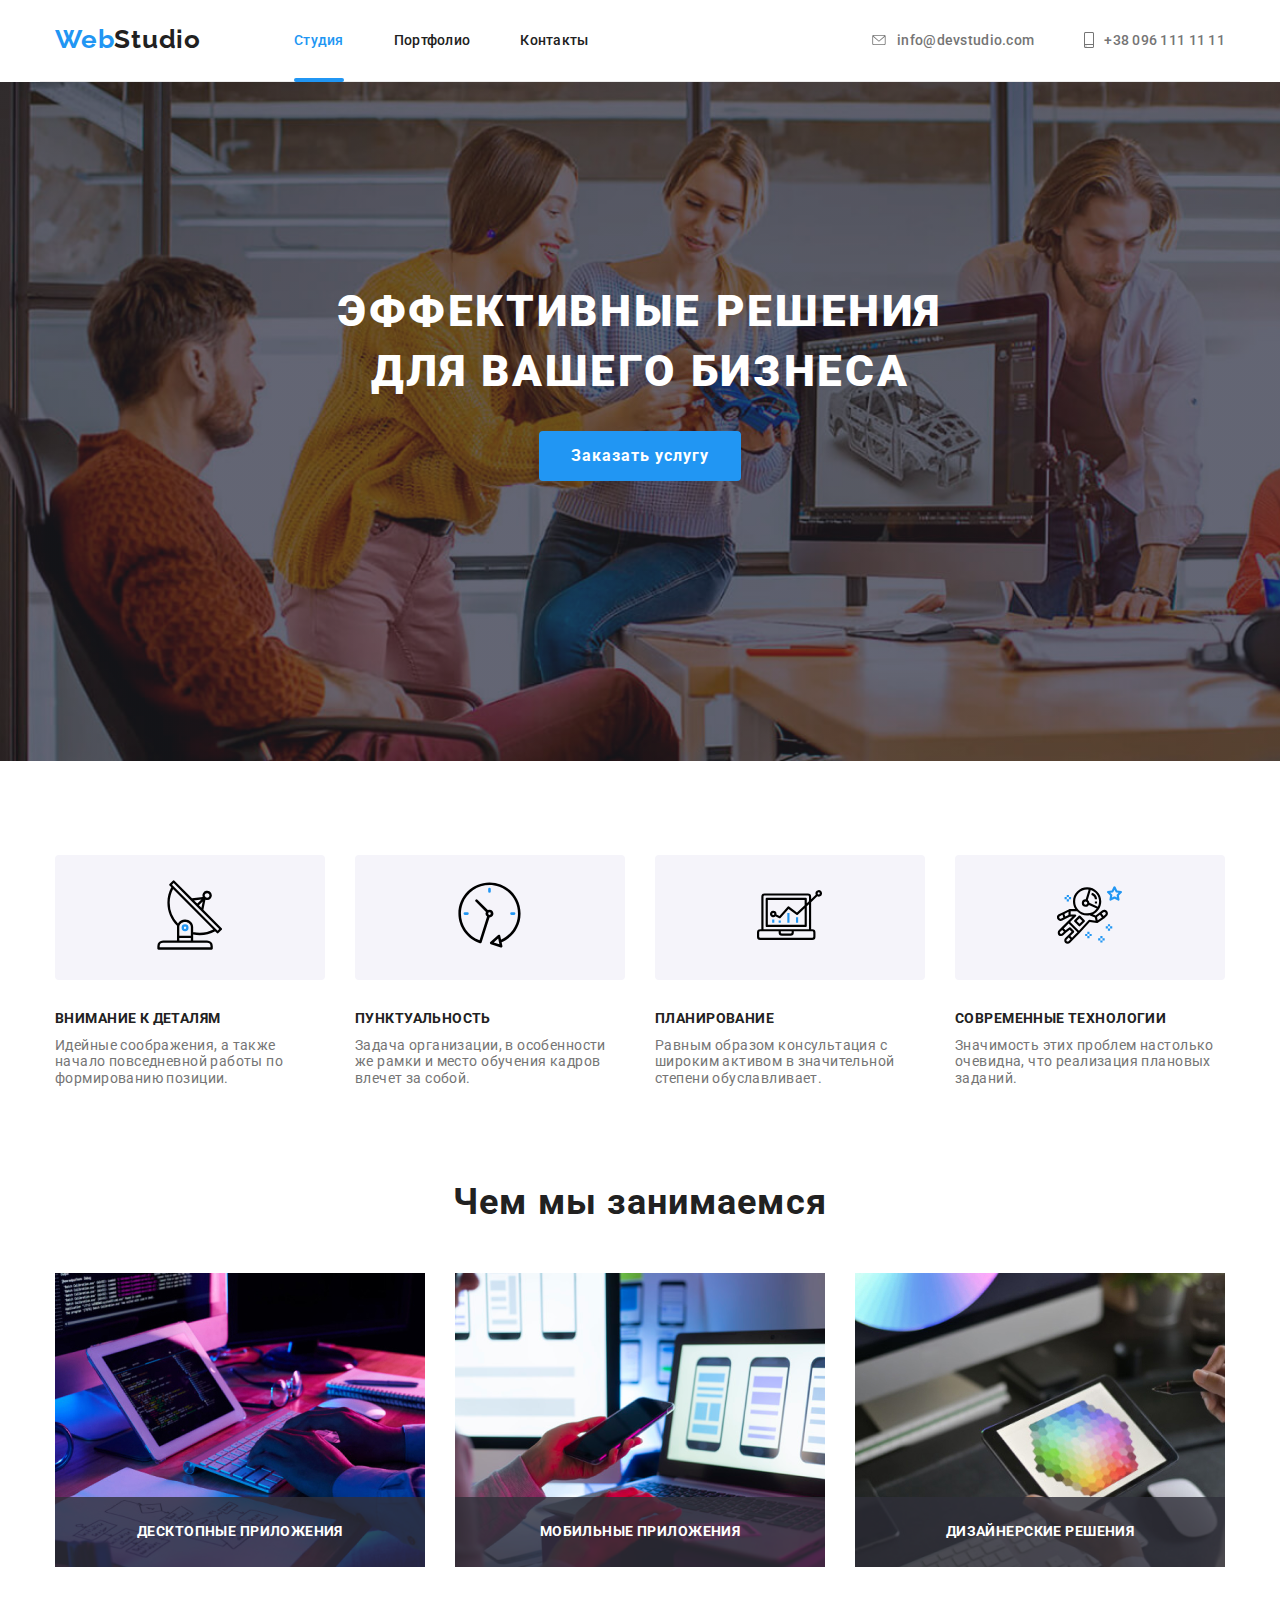
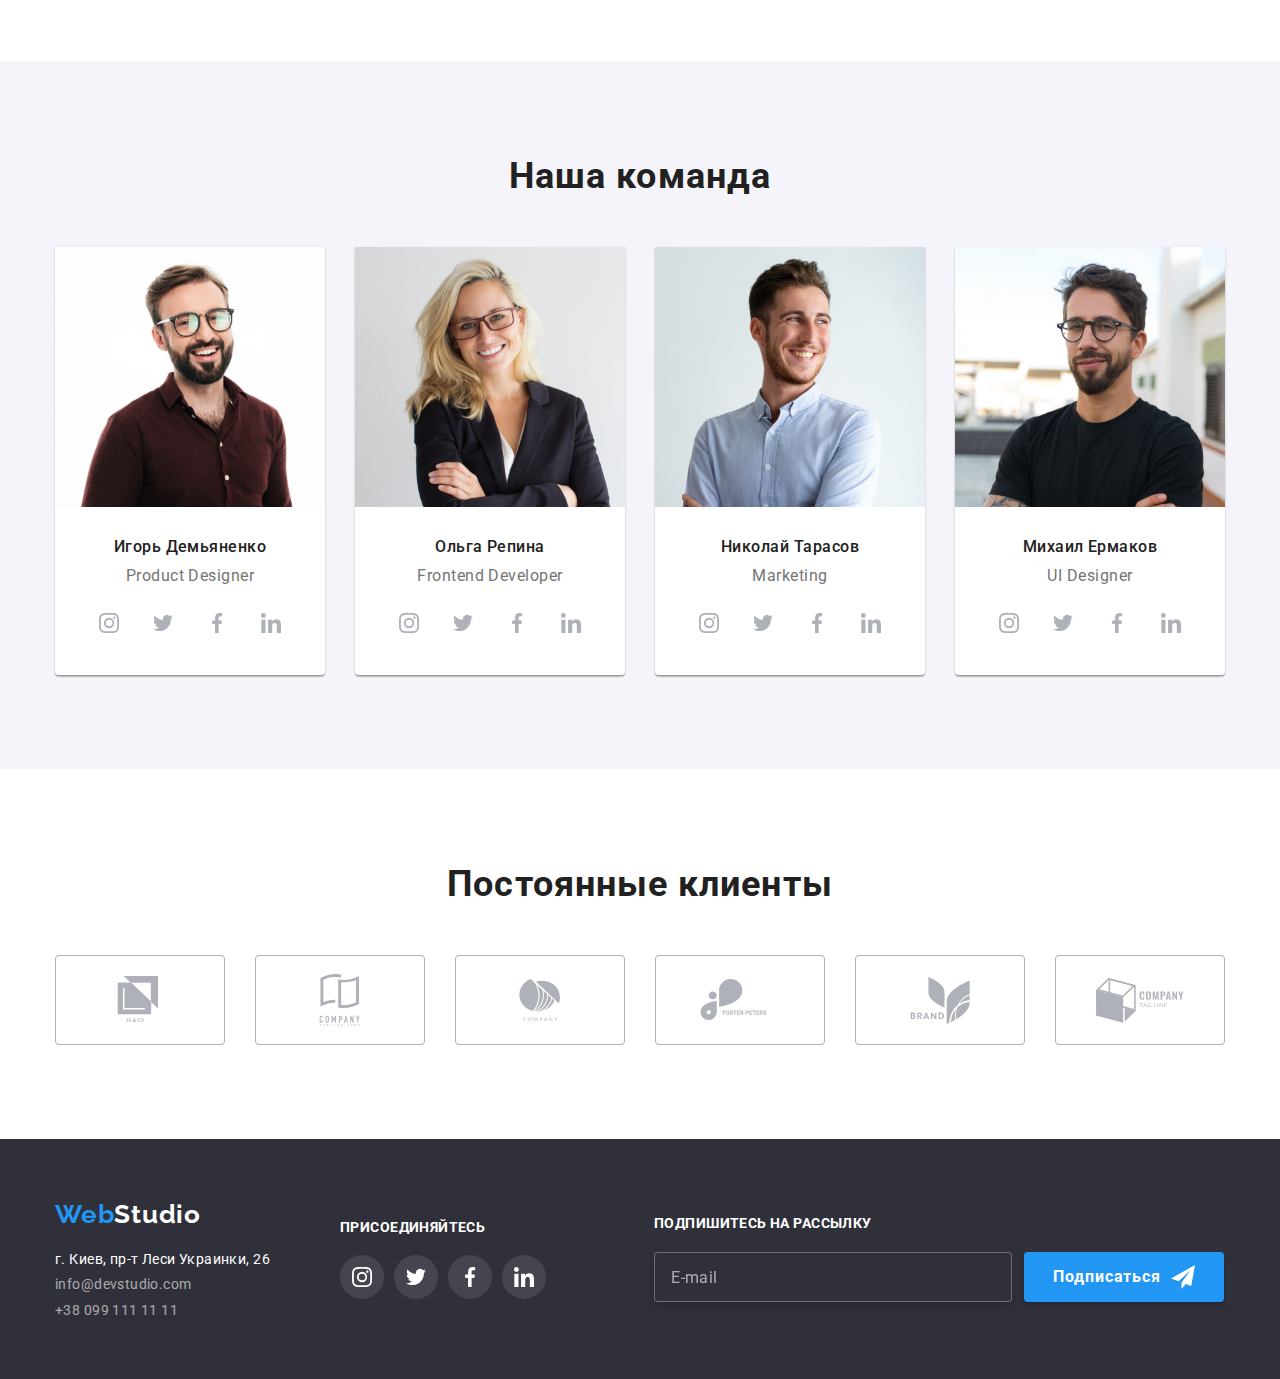
<file: index.html>
<!DOCTYPE html>
<html lang="ru">
  <head>
    <meta charset="UTF-8" />
    <meta name="viewport" content="width=device-width, initial-scale=1.0" />
    <title>Main</title>
    <link rel="stylesheet" href="https://cdnjs.cloudflare.com/ajax/libs/modern-normalize/1.0.0/modern-normalize.min.css">
    <link rel="preconnect" href="https://fonts.gstatic.com" />
    <link href="https://fonts.googleapis.com/css2?family=Raleway:wght@700&family=Roboto:wght@400;500;700;900&display=swap"
      rel="stylesheet" />
    <link rel="stylesheet" href="./style/style.css" />
  </head>
  <body>
    <header>
      <div class="header-conteiner">
        <nav class="nav-conteiner">
          <a class="main-logo" href="./index.html">
            <span class="logo">Web<span class="studio-top">Studio</span></span>
          </a>
        
          <!-- site-nav -->
          <ul class="site-nav">
            <li class="site-nav_item">
              <a class="nav-link current" href="./index.html">Студия</a>
            </li>
            <li class="site-nav_item">
              <a class="nav-link" href="./portfolio.html">Портфолио</a></li>
            <li class="site-nav_item">
              <a class="nav-link" href="">Контакты</a>
            </li>
          </ul>
        </nav>
        
        <!-- site-contact -->
        <ul class="site-contact">
          <li class="site-contact_list">
            <a class="contact-link" href="mailto:info@devstudio.com">
              <svg width="16" height="10" class="site-contact-icons">
                <use href="./Images/icons/symbol-defs.svg#icon-leter-hover"></use>
              </svg>
              info@devstudio.com
            </a>
          </li>
          <li class="site-contact_list contact-icons">
            <a class="contact-link" href="tell:+380961111111">
              <svg width="10" height="16" class="site-contact-icons">
                <use href="./Images/icons/symbol-defs.svg#smartphone"></use>
              </svg>
              +38 096 111 11 11
            </a>
          </li>
        </ul>
      </div>
    </header>
    

    <main>
      <!--Эффективные решения для вашего бизнеса-->
      <section class="section-hero">
       <div class="section-hero_conteiner">
          <h1 class="hero title">Эффективные решения для вашего бизнеса</h1>
          <button class="order-button" type="button" data-modal-open>Заказать услугу</button>
       </div>
       
      </section>

      <!--Описание компании-->
      <!-- company description -->
      <section class="company-description_section">
        <h2 class="visually-hidden">Описание компании</h2>
        <div class="company-description_conteiner">
          <ul class="company-description_list">
            <li class="company-description_items">
              <div class="icon-conteiner">
                <svg width="65" height="70" class="antena">
                  <use href="./Images/icons/symbol-defs.svg#icon-antena"></use>
                </svg>
              </div>
              <h3 class="description-title title">Внимание к деталям</h3>
              <p class="description-text text">
                Идейные соображения, а также начало повседневной работы по
                формированию позиции.
              </p>
            </li>
            <li class="company-description_items">
              <div class="icon-conteiner">
                <svg width="65" height="70" class="icon-clock">
                  <use href="./Images/icons/symbol-defs.svg#icon-clock"></use>
                </svg>
              </div>
              <h3 class="description-title title">Пунктуальность</h3>
              <p class="description-text text">
                Задача организации, в особенности же рамки и место обучения кадров
                влечет за собой.
              </p>
            </li>
            <li class="company-description_items">
              <div class="icon-conteiner">
                <svg width="65" height="70" class="icon-diagram">
                  <use href="./Images/icons/symbol-defs.svg#icon-diagram"></use>
                </svg>
              </div>
              <h3 class="description-title title">Планирование</h3>
              <p class="description-text text">
                Равным образом консультация с широким активом в значительной
                степени обуславливает.
              </p>
            </li>
            <li class="company-description_items">
              <div class="icon-conteiner">
                <svg width="65" height="70" class="icon-astronaut">
                  <use href="./Images/icons/symbol-defs.svg#icon-astronaut"></use>
                </svg>
              </div>
              <h3 class="description-title title">Современные технологии</h3>
              <p class="description-text text">
                Значимость этих проблем настолько очевидна, что реализация
                плановых заданий.
              </p>
            </li>
          </ul>
        </div>
      </section>
      <!--Чем мы занимаемся-->
      <!-- what we do -->
      <section class="what-we-do">
        <div class="what-we-do_conteiner">
          <h2 class="what-we-do-title title">Чем мы занимаемся</h2>
          <ul class="what-we-do_list">
            <li class="what-we-do_items">
              <img class="what-we-do-image" width="370" height="294" src="./Images/photo_of_list_1.jpg" alt="Фото_1" />
              <div class="what-we-do-description">
                <p class="what-we-do-description-text">
                  Десктопные приложения
                </p>
              </div>
            </li>
            <li class="what-we-do_items">
              <img class="what-we-do-image" width="370" height="294" src="./Images/photo_of_list_2.jpg" alt="Фото_2" />
              <div class="what-we-do-description">
                <p class="what-we-do-description-text">
                  Мобильные приложения
                </p>
              </div>
            </li>
            <li class="what-we-do_items">
              <img class="what-we-do-image" width="370" height="294" src="./Images/photo_of_list_3.jpg" alt="Фото_3" />
              <div class="what-we-do-description">
                <p class="what-we-do-description-text">
                  Дизайнерские решения
                </p>
              </div>
            </li>
          </ul>
        </div>
      </section>

      <!--Наша команда-->
      <!-- our team -->
      <section class="our-team_section">
        <div class="our-team_conteiner">
          <h2 class="our-team-title title">Наша команда</h2>
          <ul class="our-team_list">
            <li class="our-team_items">
              <img class="our-team_images" width="270" height="260" src="./Images/Игорь_Д.jpg" alt="Игорь_Д" />
              <div class="our-team_images-description_box">
                <h3 class="person-title title">Игорь Демьяненко</h3>
                <p class="profession text">Product Designer</p>
                <ul class="our-team-icon-list">
                  <li class="our-team-icon-item">
                    <a class="our-team-icon-link" href="">
                      <svg width="20" height="20" class="social-icon-list">
                        <use href="./Images/icons/symbol-defs.svg#icon-instagram"></use>
                      </svg>
                    </a>
                  </li>
                  <li class="our-team-icon-item">
                    <a class="our-team-icon-link" href="">
                      <svg width="20" height="20" class="social-icon-list">
                        <use href="./Images/icons/symbol-defs.svg#icon-twitter"></use>
                      </svg>
                    </a>
                  </li>
                  <li class="our-team-icon-item">
                    <a class="our-team-icon-link" href="">
                      <svg width="20" height="20" class="social-icon-list">
                        <use href="./Images/icons/symbol-defs.svg#icon-facebook"></use>
                      </svg>
                    </a>
                  </li>
                  <li class="our-team-icon-item">
                    <a class="our-team-icon-link" href="">
                      <svg width="20" height="20" class="social-icon-list">
                        <use href="./Images/icons/symbol-defs.svg#icon-linkedin"></use>
                      </svg>
                    </a>
                  </li>
                </ul>
              </div>
            </li>
            <li class="our-team_items">
              <img class="our-team_images" width="270" height="260" src="./Images/Ольга_Р.jpg" alt="Ольга_Р" />
              <div class="our-team_images-description_box">
                <h3 class="person-title title">Ольга Репина</h3>
                <p class="profession text">Frontend Developer</p>
                <ul class="our-team-icon-list">
                  <li class="our-team-icon-item">
                    <a class="our-team-icon-link" href="">
                      <svg width="20" height="20" class="social-icon-list">
                        <use href="./Images/icons/symbol-defs.svg#icon-instagram"></use>
                      </svg>
                    </a>
                  </li>
                  <li class="our-team-icon-item">
                    <a class="our-team-icon-link" href="">
                      <svg width="20" height="20" class="social-icon-list">
                        <use href="./Images/icons/symbol-defs.svg#icon-twitter"></use>
                      </svg>
                    </a>
                  </li>
                  <li class="our-team-icon-item">
                    <a class="our-team-icon-link" href="">
                      <svg width="20" height="20" class="social-icon-list">
                        <use href="./Images/icons/symbol-defs.svg#icon-facebook"></use>
                      </svg>
                    </a>
                  </li>
                  <li class="our-team-icon-item">
                    <a class="our-team-icon-link" href="">
                      <svg width="20" height="20" class="social-icon-list">
                        <use href="./Images/icons/symbol-defs.svg#icon-linkedin"></use>
                      </svg>
                    </a>
                  </li>
                </ul>
              </div>
            </li>
            <li class="our-team_items">
              <img class="our-team_images" width="270" src="./Images/Николай_Т.jpg" alt="Николай_Т" />
              <div class="our-team_images-description_box">
                <h3 class="person-title title">Николай Тарасов</h3>
                <p class="profession text">Marketing</p>
                <ul class="our-team-icon-list">
                  <li class="our-team-icon-item">
                   <a class="our-team-icon-link" href="">
                      <svg width="20" height="20" class="social-icon-list">
                        <use href="./Images/icons/symbol-defs.svg#icon-instagram"></use>
                      </svg>
                   </a>
                  </li>
                  <li class="our-team-icon-item">
                    <a class="our-team-icon-link" href="">
                      <svg width="20" height="20" class="social-icon-list">
                        <use href="./Images/icons/symbol-defs.svg#icon-twitter"></use>
                      </svg>
                    </a>
                  </li>
                  <li class="our-team-icon-item">
                    <a class="our-team-icon-link" href="">
                      <svg width="20" height="20" class="social-icon-list">
                        <use href="./Images/icons/symbol-defs.svg#icon-facebook"></use>
                      </svg>
                    </a>
                  </li>
                  <li class="our-team-icon-item">
                    <a class="our-team-icon-link" href="">
                      <svg width="20" height="20" class="social-icon-list">
                        <use href="./Images/icons/symbol-defs.svg#icon-linkedin"></use>
                      </svg>
                    </a>
                  </li>
                </ul>
              </div>
            </li>
            <li class="our-team_items">
              <img class="our-team_images" width="270" height="260" src="./Images/Михаил_Е.jpg" alt="Михаил_Е" />
              <div class="our-team_images-description_box">
                <h3 class="person-title title">Михаил Ермаков</h3>
                <p class="profession text">UI Designer</p>
                <ul class="our-team-icon-list">
                  <li class="our-team-icon-item">
                    <a class="our-team-icon-link" href="">
                      <svg width="20" height="20" class="social-icon-list">
                        <use href="./Images/icons/symbol-defs.svg#icon-instagram"></use>
                      </svg>
                    </a>
                  </li>
                  <li class="our-team-icon-item">
                    <a class="our-team-icon-link" href="">
                      <svg width="20" height="20" class="social-icon-list">
                        <use href="./Images/icons/symbol-defs.svg#icon-twitter"></use>
                      </svg>
                    </a>
                  </li>
                  <li class="our-team-icon-item">
                    <a class="our-team-icon-link" href="">
                      <svg width="20" height="20" class="social-icon-list">
                        <use href="./Images/icons/symbol-defs.svg#icon-facebook"></use>
                      </svg>
                    </a>
                  </li>
                  <li class="our-team-icon-item">
                    <a class="our-team-icon-link" href="">
                      <svg width="20" height="20" class="social-icon-list">
                        <use href="./Images/icons/symbol-defs.svg#icon-linkedin"></use>
                      </svg>
                    </a>
                  </li>
                </ul>
              </div>
            </li>
          </ul>
        </div>
      </section>
      <!-- our-clients -->
      <section class="our-clients-section">
        <div class="our-clients-conteiner">
          <h2 class="our-clients-title">
            Постоянные клиенты
          </h2>
          <ul class="client-list">
            <li class="client-list-item">
              <a class="client-list-link" href="">
                <svg height="49.2" class="client-list-icon">
                  <use href="./Images/icons/symbol-defs.svg#icon-logo-YA-and-CO"></use>
                </svg>
              </a>
            </li>
            <li class="client-list-item">
              <!-- 2 -->
              <a class="client-list-link" href="">
                <svg height="52" class="client-list-icon">
                  <use href="./Images/icons/symbol-defs.svg#icon-logo-tag-line"></use>
                </svg>
              </a>
            </li>
            <li class="client-list-item">
              <!-- 3 -->
              <a class="client-list-link" href="">
                <svg height="42.6" class="client-list-icon">
                  <use href="./Images/icons/symbol-defs.svg#icon-logo-company"></use>
                </svg>
              </a>
            </li>
            <li class="client-list-item">
              <!-- 4 -->
              <a class="client-list-link" href="">
                <svg height="42" class="client-list-icon">
                  <use href="./Images/icons/symbol-defs.svg#icon-logo-foster-peters"></use>
                </svg>
              </a>
            </li>
            <li class="client-list-item">
              <!-- 5 -->
              <a class="client-list-link" href="">
                <svg height="47" class="client-list-icon">
                  <use href="./Images/icons/symbol-defs.svg#icon-logo-brand"></use>
                </svg>
              </a>
            </li>
            <li class="client-list-item">
              <!-- 6 -->
              <a class="client-list-link" href="">
                <svg height="45.4" class="client-list-icon">
                  <use href="./Images/icons/symbol-defs.svg#icon-logo-company-tag-line"></use>
                </svg>
              </a>
            </li>
          </ul>
        </div>
      </section>
      <!-- MODAL -->
      <div class="backdrop is-hidden" data-modal>
        <div class="modal">
          <button type="button" class="close-modal-button" data-modal-close>
            <svg width=17 height=17 class="close-modal-button-icon">
              <use href="./Images/icons/symbol-defs.svg#close-btn"></use>
            </svg>
          </button>
          <p class="form-title">Оставьте свои данные, мы вам перезвоним</p>
          <form class="modal-form">
            <div class="form-field">
              <label for="name">Имя</label>
              <div class="input-vraper">
                <input class="input" type="text" name="name" id="name">
                <svg class="input-icon">
                  <use href="./Images/icons/symbol-defs.svg#person-icon"></use>
                </svg>
              </div>
            </div>
            
            <div class="form-field">
              <label class="label" for="tel">Телефон</label>
              <div class="input-vraper">
                <input class="input" type="tel" name="tel" id="tel">
                <svg class="input-icon">
                  <use href="./Images/icons/symbol-defs.svg#phone-icon"></use>
                </svg>
              </div>
            </div>
            
            <div class="form-field">
              <label class="label" for="email">Почта</label>
              <div class="input-vraper">
                <input class="input" type="email" name="email" id="email">
                <svg class="input-icon">
                  <use href="./Images/icons/symbol-defs.svg#email"></use>
                </svg>
              </div>
            </div>

            <div class="form-field">
              <label class="label" for="comment">Комментарий</label>
              <textarea class="input" name="comment" id="comment" placeholder="Введите текст"></textarea>
            </div>

            <div class="checkbox-policy">
              <input class="checkbox-input visually-hidden" type="checkbox" name="policy" id="policy">
              <label class="checkbox-label" for="policy">Соглашаюсь с рассылкой и принимаю&nbsp; <a class="policy-link" href="#">Условия договора</a></label>
            </div>

            <button class="submit-button" type="submit">Отправить</button>
          </form>
        </div>
      </div>
    </main>

    <!-- footer -->
    <footer class="footer">
      <div class="footer_conteiner">
        <div class="address-conteiner">
          <a class="logo-link" href="./index.html">
            <span class="logo">Web<span class="studio-bottom">Studio</span></span></a>
          <address>
            <ul>
              <li class="address">г. Киев, пр-т Леси Украинки, 26</li>
              <li><a class="mail" href="mailto:info@devstudio.com">info@devstudio.com</a></li>
              <li><a class="tell" href="tell:+380991111111">+38 099 111 11 11</a></li>
            </ul>
          </address>
        </div>
        <div class="slogan-container">
          <p class="slogan">
            присоединяйтесь
          </p>
          <ul class="footer-social-list">
            <li class="footer-social-list-item">
              <a class="footer-social-list-link" href="">
                <svg class="footer-social-icons" width="20" height="20">
                  <use href="./Images/icons/symbol-defs.svg#icon-instagram"></use>
                </svg>
              </a>
            </li>
            <li class="footer-social-list-item">
              <a class="footer-social-list-link" href="">
                <svg class="footer-social-icons" width="20" height="20">
                  <use href="./Images/icons/symbol-defs.svg#icon-twitter"></use>
                </svg>
              </a>
            </li>
            <li class="footer-social-list-item">
              <a class="footer-social-list-link" href="">
                <svg class="footer-social-icons" width="20" height="20">
                  <use href="./Images/icons/symbol-defs.svg#icon-facebook"></use>
                </svg>
              </a>
            </li>
            <li class="footer-social-list-item">
              <a class="footer-social-list-link" href="">
                <svg class="footer-social-icons" width="20" height="20">
                  <use href="./Images/icons/symbol-defs.svg#icon-linkedin"></use>
                </svg>
              </a>
            </li>
          </ul>
        </div>
        <div class="subsribe-conteiner">
          <form>
            <p class="subsribe-title">
              Подпишитесь на рассылку
            </p>
            <div class="subsribe-form-conteiner">
              <input class="subsribe-input" type="email" name="email" placeholder="E-mail">
              <button class="subsribe-button" type="submit">Подписаться
                <svg class="icon-send">
                  <use href="./Images/icons/symbol-defs.svg#icon-send"></use>
                </svg>
              </button>
            </div>
          </form>
        </div>
      </div>
    </footer>

    <script src="./js/modal.js"></script>
  </body>
</html>
</file>
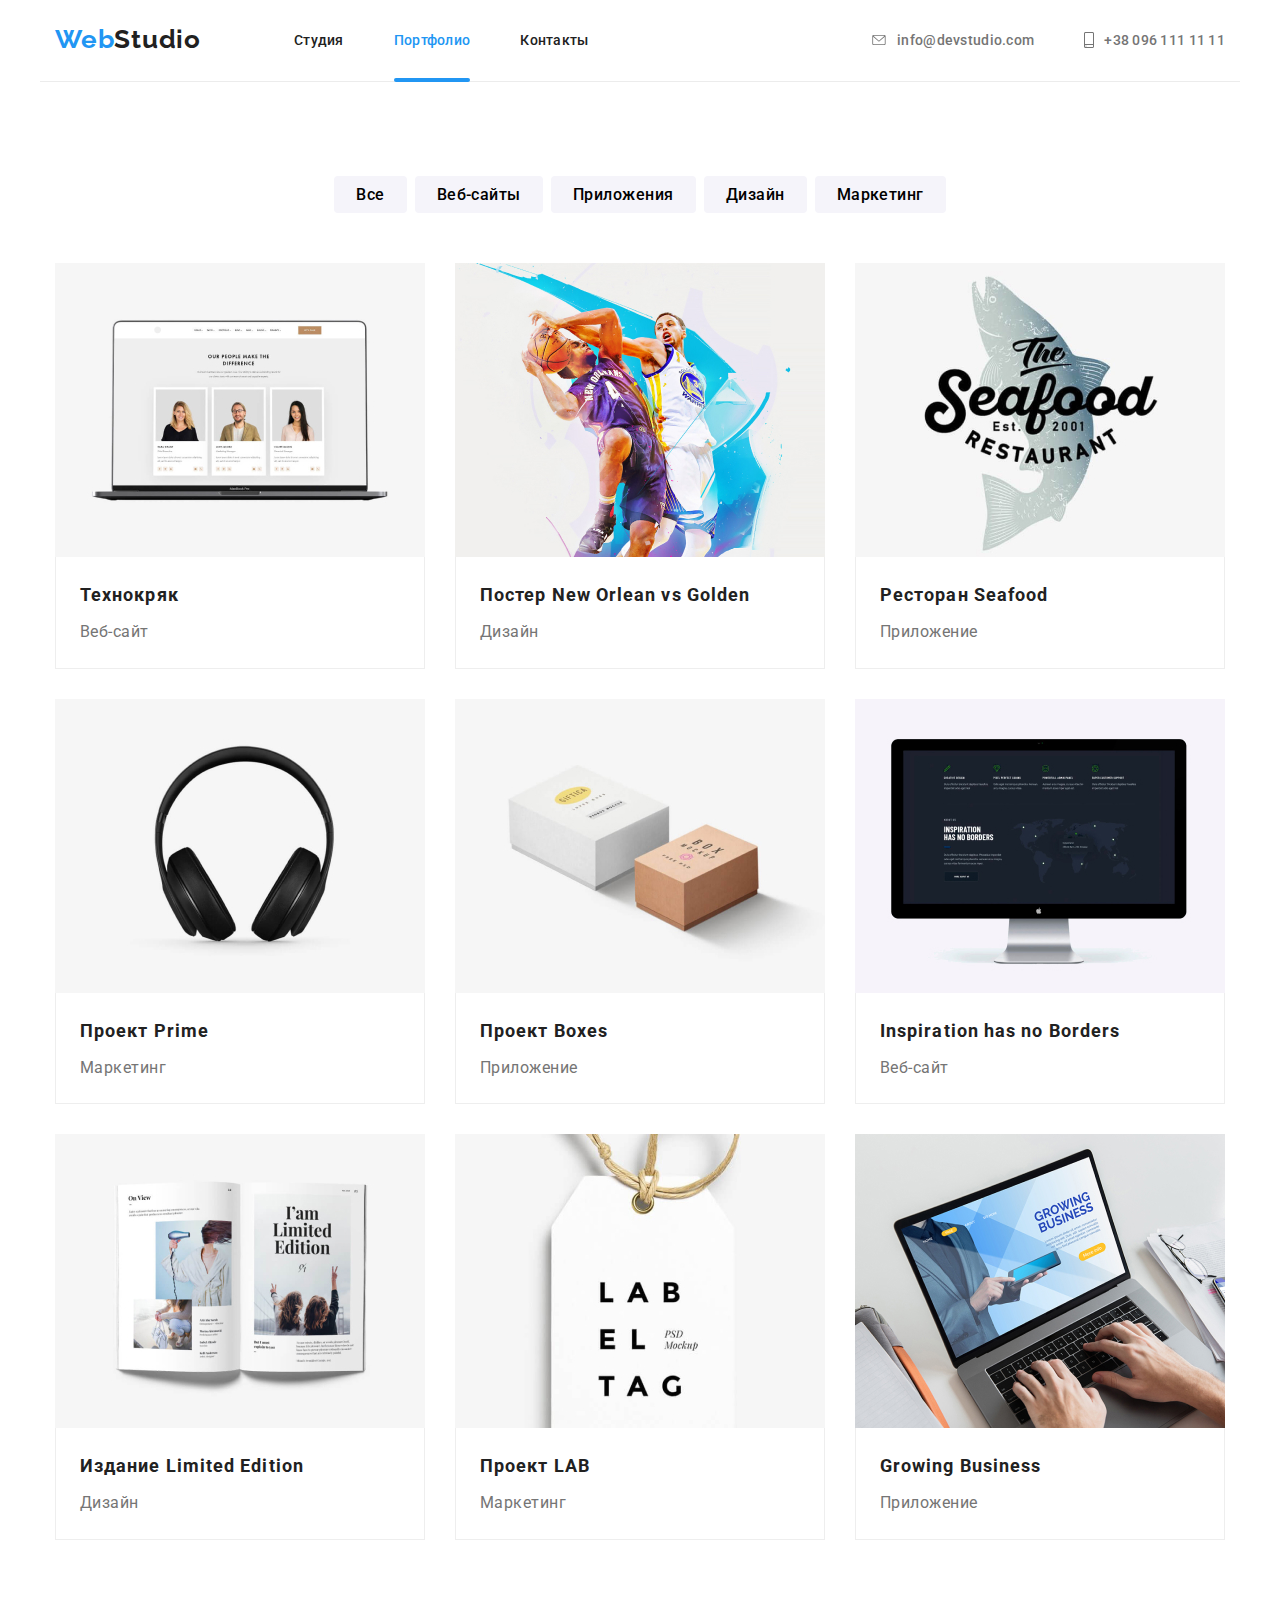
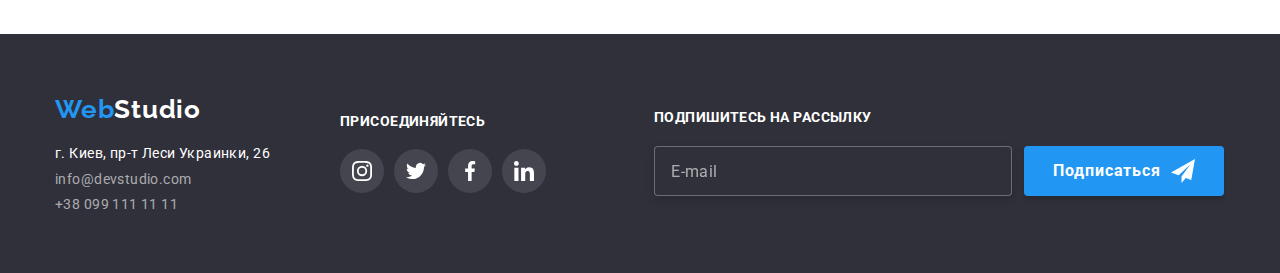
<file: portfolio.html>
<!DOCTYPE html>
<html lang="ru">
  <head>
    <meta charset="UTF-8" />
    <meta name="viewport" content="width=device-width, initial-scale=1.0" />
    <title>Main</title>
    <link rel="stylesheet" href="https://cdnjs.cloudflare.com/ajax/libs/modern-normalize/1.0.0/modern-normalize.min.css">
    <link rel="preconnect" href="https://fonts.gstatic.com" />
    <link href="https://fonts.googleapis.com/css2?family=Raleway:wght@700&family=Roboto:wght@400;500;700;900&display=swap"
      rel="stylesheet" />
    <link rel="stylesheet" href="./style/style.css" />
  </head>
  <body>
    <!-- header -->
    <header> 
      <div class="header-conteiner">
        <nav class="nav-conteiner">
          <a class="main-logo" href="./index.html">
            <span class="logo">Web<span class="studio-top">Studio</span></span>
          </a>
        
          <!-- site-nav -->
          <ul class="site-nav">
            <li class="site-nav_item"><a class="nav-link" href="./index.html">Студия</a></li>
            <li class="site-nav_item"><a class="nav-link current" href="./portfolio.html">Портфолио</a></li>
            <li class="site-nav_item"><a class="nav-link" href="">Контакты</a></li>
          </ul>
        </nav>
        
        <!-- site-contact -->
        <ul class="site-contact">
          <li class="site-contact_list">
            <a class="contact-link" href="mailto:info@devstudio.com">
              <svg width="16" height="10" class="site-contact-icons">
                <use href="./Images/icons/symbol-defs.svg#icon-leter-hover"></use>
              </svg>
              info@devstudio.com
            </a>
          </li>
          <li class="site-contact_list contact-icons">
            <a class="contact-link" href="tell:+380961111111">
              <svg width="10" height="16" class="site-contact-icons">
                <use href="./Images/icons/symbol-defs.svg#smartphone"></use>
              </svg>
              +38 096 111 11 11
            </a>
          </li>
        </ul>
      </div>
    </header>
    <!-- main -->
    <main>
      <!-- choice section -->
      <section class="choice-section">
        <h1 class="title visually-hidden">Веб студия секция вибора</h1>
        <div class="choice-section_conteiner">
          <ul class="button-list">
            <li class="button-list_item">
              <button class="filter-button" type="button">Все</button>
            </li>
            <li class="button-list_item">
              <button class="filter-button" type="button">Веб-сайты</button>
            </li>
            <li class="button-list_item">
              <button class="filter-button" type="button">Приложения</button>
            </li>
            <li class="button-list_item">
              <button class="filter-button" type="button">Дизайн</button>
            </li>
            <li class="button-list_item">
              <button class="filter-button" type="button">Маркетинг</button>
            </li>
          </ul>
          <ul class="options-list">
            <li class="option-list_items">
              <a class="option-list_items-link" href="">
                <div class="image-conteiner">
                  <img class="image" src="./Images/laptop-tech-kryak.jpg" alt="laptop tech kryak" />
                  <div class="option-list-text">
                    Технокряк это современная площадка распространения коронавируса. Компании используют эту платформу для цифрового
                    шпионажа и атак на защищённые сервера конкурентов.
                  </div>
                </div>
                <div class="option-description">
                  <h2 class="option-title title">Технокряк</h2>
                  <p class="option-text text">Веб-сайт</p>
                </div>
              </a>
            </li>
            <li class="option-list_items">
              <a class="option-list_items-link" href="">
                <img class="image" src="./Images/poster-orlean.jpg" alt="poster orlean" />
                <div class="option-description">
                  <h2 class="option-title title">Постер New Orlean vs Golden</h2>
                  <p class="option-text text">Дизайн</p>
                </div>
              </a>
            </li>
            <li class="option-list_items">
              <a class="option-list_items-link" href="">
                <img class="image" src="./Images/restorant-seafood.jpg" alt="restorant seafood" />
                <div class="option-description">
                  <h2 class="option-title title">Ресторан Seafood</h2>
                  <p class="option-text text">Приложение</p>
                </div>
              </a>
            </li>
            <li class="option-list_items">
              <a class="option-list_items-link" href="">
                <img class="image" src="./Images/headphones-prime.jpg" alt="headphones prime" />
                <div class="option-description">
                  <h2 class="option-title title">Проект Prime</h2>
                  <p class="option-text text">Маркетинг</p>
                </div>
              </a>
            </li>
            <li class="option-list_items">
              <a class="option-list_items-link" href="">
                <img class="image" src="./Images/boxes.jpg" alt="boxes" />
                <div class="option-description">
                  <h2 class="option-title title">Проект Boxes</h2>
                  <p class="option-text text">Приложение</p>
                </div>
              </a>
            </li>
            <li class="option-list_items">
              <a class="option-list_items-link" href="">
                <img class="image" src="./Images/monitor.jpg" alt="monitor" />
                <div class="option-description">
                  <h2 class="option-title title">Inspiration has no Borders</h2>
                  <p class="option-text text">Веб-сайт</p>
                </div>
              </a>
            </li>
            <li class="option-list_items">
              <a class="option-list_items-link" href="">
                <img class="image" src="./Images/book.jpg" alt="book" />
                <div class="option-description">
                  <h2 class="option-title title">Издание Limited Edition</h2>
                  <p class="option-text text">Дизайн</p>
                </div>
              </a>
            </li>
            <li class="option-list_items">
              <a class="option-list_items-link" href="">
                <img class="image" src="./Images/stiker-lab.jpg" alt="stiker lab" />
                <div class="option-description">
                  <h2 class="option-title title">Проект LAB</h2>
                  <p class="option-text text">Маркетинг</p>
                </div>
              </a>
            </li>
            <li class="option-list_items">
              <a class="option-list_items-link" href="">
                <img class="image" src="./Images/laptop.jpg" alt="laptop" />
                <div class="option-description">
                  <h2 class="option-title title">Growing Business</h2>
                  <p class="option-text text">Приложение</p>
                </div>
              </a>
            </li>
          </ul>
        </div>
      </section>
    </main>
    <!-- footer -->
    <footer class="footer">
      <div class="footer_conteiner">
        <div class="address-conteiner">
          <a class="logo-link" href="./index.html">
            <span class="logo">Web<span class="studio-bottom">Studio</span></span></a>
          <address>
            <ul>
              <li class="address">г. Киев, пр-т Леси Украинки, 26</li>
              <li><a class="mail" href="mailto:info@devstudio.com">info@devstudio.com</a></li>
              <li><a class="tell" href="tell:+380991111111">+38 099 111 11 11</a></li>
            </ul>
          </address>
        </div>
        <div class="slogan-container">
          <p class="slogan">
            присоединяйтесь
          </p>
          <ul class="footer-social-list">
            <li class="footer-social-list-item">
              <a class="footer-social-list-link" href="">
                <svg class="footer-social-icons" width="20" height="20">
                  <use href="./Images/icons/symbol-defs.svg#icon-instagram"></use>
                </svg>
              </a>
            </li>
            <li class="footer-social-list-item">
              <a class="footer-social-list-link" href="">
                <svg class="footer-social-icons" width="20" height="20">
                  <use href="./Images/icons/symbol-defs.svg#icon-twitter"></use>
                </svg>
              </a>
            </li>
            <li class="footer-social-list-item">
              <a class="footer-social-list-link" href="">
                <svg class="footer-social-icons" width="20" height="20">
                  <use href="./Images/icons/symbol-defs.svg#icon-facebook"></use>
                </svg>
              </a>
            </li>
            <li class="footer-social-list-item">
              <a class="footer-social-list-link" href="">
                <svg class="footer-social-icons" width="20" height="20">
                  <use href="./Images/icons/symbol-defs.svg#icon-linkedin"></use>
                </svg>
              </a>
            </li>
          </ul>
        </div>
        <div class="subsribe-conteiner">
          <form>
            <p class="subsribe-title">
              Подпишитесь на рассылку
            </p>
            <div class="subsribe-form-conteiner">
              <input class="subsribe-input" type="email" name="email" placeholder="E-mail">
              <button class="subsribe-button" type="submit">Подписаться
                <svg class="icon-send">
                  <use href="./Images/icons/symbol-defs.svg#icon-send"></use>
                </svg>
              </button>
            </div>
          </form>
        </div>
      </div>
    </footer>
  </body>
</html>
</file>
<file: style/style.css>
:root {
  --primary-text-color: #212121;
  --secondary-text-color: #757575;
  --accent-color: #2196f3;
}
/* primary text color #212121 */
/* secondary text #757575 */
/* background color #E5E5E5 */

body {
  font-family: Roboto, sans-serif;
  font-weight: 400;
  color: var(--primary-text-color);
}

a {
  text-decoration: none;
  color: inherit;
}

ul {
  margin: 0%;
  padding: 0%;
  list-style: none;
}

/* logo */

.logo {
  color: var(--accent-color);
  font-family: Raleway;
  font-weight: 700;
  font-size: 26px;
  line-height: 1.2;
  letter-spacing: 0.03em;
}
.studio-top {
  color: var(--primary-text-color);
}
.studio-bottom {
  color: #ffffff;
}

/* site-nav */
.site-nav {
  display: flex;

  list-style: none;
  font-family: Roboto, sans-serif;
  font-weight: 500;
  font-size: 14px;
  line-height: 1.2;
  letter-spacing: 0.02em;
}

.nav-link {
  display: block;
  position: relative;
  padding-top: 32px;
  padding-bottom: 32px;
  transition: color 250ms cubic-bezier(0.4, 0, 0.2, 1);
}

.nav-link:hover,
.nav-link:focus {
  color: var(--accent-color);
}

.nav-link::after {
  content: '';
  display: block;
  position: absolute;
  left: 0px;
  bottom: -1px;
  width: 100%;
  height: 4px;
  border-radius: 2px;
  background-color: var(--accent-color);
  opacity: 0;
}

.nav-link:hover::after,
.nav-link:focus::after {
  opacity: 1;
  transition: opacity 250ms cubic-bezier(0.4, 0, 0.2, 1);
}

.current {
  color: var(--accent-color);
}

.current::before {
  content: '';
  display: block;
  position: absolute;
  left: 0px;
  bottom: -1px;
  width: 100%;
  height: 4px;
  border-radius: 2px;
  background-color: var(--accent-color);
}

/* site-contact */
.site-contact {
  display: flex;
  margin-left: auto;

  font-family: Roboto, sans-serif;
  font-weight: 500;
  font-size: 14px;
  line-height: 1.2;
  letter-spacing: 0.02em;
  color: var(--secondary-text-color);
}

.contact-link {
  display: flex;
  align-items: center;

  transition: color 250ms cubic-bezier(0.4, 0, 0.2, 1);
}

.contact-link:hover,
.contact-link:focus {
  color: var(--accent-color);
}

.site-contact_list + .site-contact_list {
  margin-left: 50px;
}

.site-contact-icons {
  margin-right: 10px;
  fill: currentColor;
}

/* Header pozishin */
.header-conteiner {
  display: flex;
  align-items: center;
  border-bottom: 1px solid #ececec;
}

.main-logo {
  display: block;
  padding-top: 24px;
  padding-bottom: 25px;
  margin-right: 93px;
}

.nav-conteiner {
  display: flex;
  align-items: center;
}

.site-nav_item:not(:last-child) {
  margin-right: 50px;
}

/* hero */
.section-hero {
  max-width: 1600px;
  margin: auto;
  padding-top: 200px;
  padding-bottom: 280px;

  background-image: linear-gradient(
      to right,
      rgba(47, 48, 58, 0.4),
      rgba(47, 48, 58, 0.4)
    ),
    url(../Images/team-img.jpg);
  background-repeat: no-repeat;
  background-size: cover;
}

/* ==========conteiners========== */
.company-description_conteiner,
.section-hero_conteiner,
.header-conteiner,
.what-we-do_conteiner,
.our-team_conteiner,
.choice-section_conteiner,
.our-clients-conteiner,
.footer_conteiner {
  width: 1200px;
  padding-right: 15px;
  padding-left: 15px;
  margin-right: auto;
  margin-left: auto;
}

.hero {
  display: flex;
  width: 696px;
  margin: 0px;
  padding: 0px;
  margin-left: auto;
  margin-right: auto;

  font-family: Roboto, sans-serif;
  font-weight: 900;
  font-size: 44px;
  line-height: 1.36;
  text-align: center;
  letter-spacing: 0.06em;
  text-transform: uppercase;
  color: #ffffff;
}

.order-button {
  min-width: 136px;
  padding: 10px 32px;
  margin-top: 30px;
  margin-left: auto;
  margin-right: auto;
  border: none;
  background-color: var(--accent-color);
  border-radius: 4px;
  cursor: pointer;

  font-family: Roboto, sans-serif;
  font-weight: 700;
  font-size: 16px;
  line-height: 1.875;
  display: flex;
  align-items: center;
  text-align: center;
  letter-spacing: 0.06em;
  color: #ffffff;

  transform: scaleX(1) scaleY(1);
  transition: transform 250ms cubic-bezier(0.4, 0, 0.2, 1);
}

.order-button:hover,
.order-button:focus {
  background-color: var(--accent-color);
  transform: scaleX(1.05) scaleY(1.05);
}

.close-modal-button {
  position: absolute;
  display: flex;
  justify-content: center;
  align-items: center;
  padding: 0px;
  right: 8px;
  top: 8px;
  width: 30px;
  height: 30px;
  cursor: pointer;

  background: #ffffff;
  border: 1px solid rgba(0, 0, 0, 0.1);
  border-radius: 50%;
}

/* ========Title======== */
.title,
.text {
  margin-top: 0px;
  margin-bottom: 0px;
  padding-top: 0px;
  padding-bottom: 0px;
}

/* company description */
.company-description_section {
  padding-top: 94px;
  padding-bottom: 94px;
}

.icon-conteiner {
  max-width: 270px;
  padding-top: 25px;
  padding-right: 102px;
  padding-bottom: 25px;
  padding-left: 102px;
  margin-bottom: 30px;
  border: none;
  border-radius: 4px;

  background: #f5f4fa;
}

.visually-hidden {
  position: absolute;
  width: 1px;
  height: 1px;
  margin: -1px;
  border: 0;
  padding: 0;
  white-space: nowrap;
  clip-path: inset(100%);
  clip: rect(0 0 0 0);
  overflow: hidden;
}

.description-title {
  font-family: Roboto, sans-serif;
  font-weight: 700;
  font-size: 14px;
  line-height: 1.2;
  letter-spacing: 0.03em;
  text-transform: uppercase;
}
.description-text {
  display: block;
  margin-top: 10px;

  font-family: Roboto, sans-serif;
  font-weight: 400;
  font-size: 14px;
  line-height: 1.2;
  letter-spacing: 0.03em;
  color: var(--secondary-text-color);
}

.company-description_list {
  display: flex;
  flex-wrap: wrap;
}

.company-description_items {
  flex-basis: calc((100% - 90px) / 4);
}

.company-description_items:not(:last-child) {
  margin-right: 30px;
}

/* what we do */
.what-we-do {
  padding-bottom: 94px;
}

.what-we-do_list {
  display: flex;
  margin-top: 50px;
  justify-content: space-between;
}

.what-we-do_items {
  position: relative;
}

.what-we-do-image {
  display: flex;
}

.what-we-do-description {
  display: flex;
  align-items: center;
  justify-content: center;
  width: 100%;
  bottom: 0px;
  min-height: 70px;
  background-color: rgba(47, 48, 58, 0.8);

  position: absolute;
}

.what-we-do-description-text {
  margin: 0px;
  font-weight: 700;
  font-size: 14px;
  line-height: 1.14;
  letter-spacing: 0.03em;
  text-transform: uppercase;

  color: #ffffff;
}

/* .what-we-do_items + .what-we-do_items {
  margin-left: 30px;
} */

/* our team title*/
.what-we-do-title,
.our-team-title {
  font-weight: 700;
  font-size: 36px;
  line-height: 1.17;
  text-align: center;
  letter-spacing: 0.03em;
}

/* our team */
.our-team_section {
  padding-top: 94px;
  padding-bottom: 94px;
  background: #f5f4fa;
}

.our-team_list {
  display: flex;
  margin-top: 50px;
}

.our-team_items {
  box-shadow: 0px 1px 3px rgba(0, 0, 0, 0.12), 0px 1px 1px rgba(0, 0, 0, 0.14),
    0px 2px 1px rgba(0, 0, 0, 0.2);
  border-radius: 0px 0px 4px 4px;
}

.our-team_items + .our-team_items {
  margin-left: 30px;
}

.our-team-icon-list {
  display: flex;
  justify-content: space-between;
  margin-top: 16px;
}

.our-team-icon-link {
  display: flex;
  align-items: center;
  padding: 13.88px 12px 13.88px 12px;
  width: 44px;
  height: 44px;
  border-radius: 50%;
  fill: #afb1b8;
  transition: fill 250ms cubic-bezier(0.4, 0, 0.2, 1),
    background-color 250ms cubic-bezier(0.4, 0, 0.2, 1);
}

.our-team-icon-link:hover,
.our-team-icon-link:focus {
  background-color: var(--accent-color);
  fill: #ffffff;
}

.our-team_images,
.profession {
  display: block;
}

.profession {
  margin-top: 10px;
}

.our-team_images-description_box {
  background: #ffffff;
  padding-top: 30px;
  padding-bottom: 30px;
  padding-left: 32px;
  padding-right: 32px;
  border-bottom-right-radius: 4px;
  border-bottom-left-radius: 4px;
}

.person-title {
  font-family: Roboto, sans-serif;
  font-weight: 500;
  font-size: 16px;
  line-height: 1.19;
  text-align: center;
  letter-spacing: 0.03em;
}
.profession {
  font-family: Roboto, sans-serif;
  font-weight: 400;
  font-size: 16px;
  line-height: 1.19;
  text-align: center;
  letter-spacing: 0.03em;
  color: var(--secondary-text-color);
}

/* our-clientses */

.our-clients-title {
  font-weight: 700;
  font-size: 36px;
  line-height: 1.17;
  text-align: center;
  letter-spacing: 0.03em;
}

/* our-clientses */
.our-clients-section {
  padding-top: 94px;
  padding-bottom: 94px;
}

.our-clients-title {
  margin: 0px;
  font-weight: 700;
  font-size: 36px;
  line-height: 1.17;
  text-align: center;
  letter-spacing: 0.03em;
}
.client-list {
  display: flex;
  justify-content: space-between;

  margin-top: 50px;
}

.client-list-link {
  display: flex;
  align-items: center;

  width: 170px;
  height: 90px;
  border: 1px solid #afb1b8;
  border-radius: 4px;

  fill: #afb1b8;
  transition: border-color 250ms cubic-bezier(0.4, 0, 0.2, 1),
    fill 250ms cubic-bezier(0.4, 0, 0.2, 1);
}

.client-list-link:hover,
.client-list-link:focus {
  border-color: var(--accent-color);
  fill: var(--accent-color);
}

/* Портфоліо */
/* choice section */
.choice-section {
  padding-top: 94px;
  padding-bottom: 94px;
}

.filter-button {
  padding-top: 6px;
  padding-right: 22px;
  padding-bottom: 6px;
  padding-left: 22px;
  border-style: none;
  border-radius: 4px;
  cursor: pointer;

  font-family: Roboto, sans-serif;
  font-weight: 500;
  font-size: 16px;
  line-height: 1.6;
  text-align: center;
  letter-spacing: 0.03em;
  background-color: #f5f4fa;
  transition: background-color 250ms cubic-bezier(0.4, 0, 0.2, 1),
    color 250ms cubic-bezier(0.4, 0, 0.2, 1);
}

.filter-button:hover,
.filter-button:focus {
  background-color: var(--accent-color);
  color: #ffffff;
  box-shadow: 0px 3px 1px rgba(0, 0, 0, 0.1), 0px 1px 2px rgba(0, 0, 0, 0.08),
    0px 2px 2px rgba(0, 0, 0, 0.12);
}

.button-list_item + .button-list_item {
  margin-left: 8px;
}

.button-list {
  display: flex;
  justify-content: center;
  margin-bottom: 50px;
}

.options-list {
  display: flex;
  flex-wrap: wrap;
}

.image-conteiner {
  position: relative;
  overflow: hidden;
}

.image {
  display: block;
}

/* =====option-list_items===== */

.option-list_items {
  min-width: 370px;
  margin-right: 30px;
  margin-bottom: 30px;
}

.option-list_items:nth-child(3n) {
  margin-right: 0px;
}

.option-list_items:nth-last-child(-n + 3) {
  margin-bottom: 0px;
}

.option-list_items-link {
  display: block;
}

.option-list_items-link:hover,
.option-list_items-link:focus {
  box-shadow: 0px 1px 1px rgba(0, 0, 0, 0.12), 0px 4px 4px rgba(0, 0, 0, 0.06),
    1px 4px 6px rgba(0, 0, 0, 0.16);
}

.option-list-text {
  position: absolute;
  display: flex;
  top: 0px;
  left: 0px;
  width: 100%;
  height: 100%;

  padding-top: 63px;
  padding-right: 24px;
  padding-bottom: 63px;
  padding-left: 24px;

  font-weight: 400;
  font-size: 18px;
  line-height: 1.56;
  letter-spacing: 0.03em;

  color: #ffffff;
  background: rgba(33, 150, 243, 0.9);
  transform: translateY(100%);
  transition: transform 250ms cubic-bezier(0.4, 0, 0.2, 1);
}

.option-list_items-link:hover .option-list-text,
.option-list_items-link:focus .option-list-text {
  transform: translateY(0%);
}

.option-description {
  padding-top: 20px;
  padding-right: 24px;
  padding-bottom: 20px;
  padding-left: 24px;
  border-right: 1px solid #eeeeee;
  border-bottom: 1px solid #eeeeee;
  border-left: 1px solid #eeeeee;

  background: #ffffff;
}

.option-title {
  display: block;
  margin-bottom: 4px;

  font-family: Roboto, sans-serif;
  font-weight: 700;
  font-size: 18px;
  line-height: 2;
  letter-spacing: 0.06em;
  color: var(--primary-text-color);
}
.option-text {
  font-family: Roboto, sans-serif;
  font-weight: 400;
  font-size: 16px;
  line-height: 1.9;
  letter-spacing: 0.03em;
  color: var(--secondary-text-color);
}

/* footer */
.footer {
  padding-top: 60px;
  padding-bottom: 60px;

  background-color: #2f303a;
}

.footer_conteiner {
  display: flex;
  align-items: center;
}

/* logo-link */
.logo-link {
  display: block;
  margin-bottom: 20px;
}

.address {
  font-family: Roboto, sans-serif;
  font-style: normal;
  font-weight: 400;
  font-size: 14px;
  line-height: 1.2;
  letter-spacing: 0.03em;
  color: #ffffff;
  white-space: nowrap;
}
.mail,
.tell {
  display: block;
  padding-top: 9px;

  font-family: Roboto, sans-serif;
  font-style: normal;
  font-weight: 400;
  font-size: 14px;
  line-height: 1.2;
  letter-spacing: 0.03em;
  color: rgba(255, 255, 255, 0.6);
  transition: color 250ms cubic-bezier(0.4, 0, 0.2, 1);
}
.mail:hover,
.tell:hover {
  color: var(--accent-color);
}

.slogan-container {
  margin-left: 70px;
}

.slogan {
  margin: 0px;
  font-weight: 700;
  font-size: 14px;
  line-height: 1, 14;
  letter-spacing: 0.03em;
  text-transform: uppercase;

  color: #ffffff;
}

.footer-social-list {
  display: flex;
  margin-top: 20px;
}

.footer-social-list-link {
  display: flex;
  align-items: center;
  justify-content: center;
  width: 44px;
  height: 44px;

  background: rgba(255, 255, 255, 0.1);
  border-radius: 50%;
  transition: background-color 250ms cubic-bezier(0.4, 0, 0.2, 1),
    fill 250ms cubic-bezier(0.4, 0, 0.2, 1);
}

.footer-social-icons {
  fill: #ffffff;
}

.footer-social-list-link:hover,
.footer-social-list-link:focus {
  background-color: var(--accent-color);
  fill: #ffffff;
}
.footer-social-list-item + .footer-social-list-item {
  margin-left: 10px;
}

/* subsribe-conteiner */
.subsribe-conteiner {
  margin-left: 108px;
}

.subsribe-title {
  margin: 0px;
  margin-bottom: 20px;

  font-weight: 700;
  font-size: 14px;
  line-height: 1.14;
  text-transform: uppercase;
  letter-spacing: 0.03em;

  color: #ffffff;
}

.subsribe-input {
  width: 358px;
  height: 50px;
  padding: 15px 16px;

  border: 1px solid rgba(255, 255, 255, 0.3);
  box-sizing: border-box;
  filter: drop-shadow(0px 4px 4px rgba(0, 0, 0, 0.15));
  border-radius: 4px;
  background: #2f303a;
}

.subsribe-input::placeholder {
  font-family: Roboto, sans-serif;
  font-weight: 400;
  font-size: 16px;
  line-height: 1.25;
  letter-spacing: 0.03em;

  color: rgba(255, 255, 255, 0.6);
}

.subsribe-form-conteiner {
  display: flex;
}

.subsribe-button {
  display: flex;
  align-items: center;
  justify-content: center;
  margin-left: 12px;
  min-width: 200px;
  min-height: 50px;

  font-family: Roboto, sans-serif;
  font-weight: 700;
  font-size: 16px;
  line-height: 1.88;
  letter-spacing: 0.06em;

  box-shadow: 0px 4px 4px rgba(0, 0, 0, 0.15);
  border: none;
  border-radius: 4px;

  background-color: var(--accent-color);
  color: #ffffff;
}

.icon-send {
  display: flex;
  width: 24px;
  height: 24px;
  margin-left: 10px;

  fill: #ffffff;
}

/* == Modal == */

.backdrop {
  position: fixed;
  top: 0px;
  left: 0px;
  width: 100%;
  height: 100%;
  background-color: rgba(0, 0, 0, 0.2);

  opacity: 1;
  transform: scale(1);
  transition: all 250ms cubic-bezier(0.4, 0, 0.2, 1);
}

.is-hidden {
  visibility: hidden;
  opacity: 0;
  transform: scale(0);
  pointer-events: none;
}

.modal {
  position: absolute;
  top: 50%;
  left: 50%;
  width: 528px;
  min-height: 581px;
  transform: translate(-50%, -50%);

  padding: 40px;

  background: #ffffff;
  box-shadow: 0px 1px 3px rgba(0, 0, 0, 0.12), 0px 1px 1px rgba(0, 0, 0, 0.14),
    0px 2px 1px rgba(0, 0, 0, 0.2);
  border-radius: 4px;
}

.close-modal-button-icon {
  display: block;
}

.close-modal-button:hover,
.close-modal-button:focus {
  fill: var(--accent-color);
}
/*=== form === */

.form-title {
  padding: 0px;
  margin: 0px;
  margin-bottom: 12px;

  font-family: Roboto, sans-serif;
  font-weight: 700;
  font-size: 20px;
  line-height: 1.15;
  text-align: center;
  letter-spacing: 0.03em;
}

.form-field {
  display: flex;
  flex-direction: column;
  margin-bottom: 10px;
}

.form-field label {
  margin-bottom: 4px;
  font-family: Roboto, sans-serif;
  font-weight: 400;
  font-size: 12px;
  line-height: 1.17;
  letter-spacing: 0.01em;

  color: #757575;
}

.input:focus,
.input:hover {
  outline: none;
  border-color: #2196f3;
}

.input:focus + .input-icon,
.input:hover + .input-icon {
  fill: var(--accent-color);
}

.input-vraper {
  position: relative;
  display: block;
}

.input {
  cursor: pointer;
  width: 100%;
}

.input-icon {
  position: absolute;
  margin-left: 12px;
  width: 18px;
  height: 18px;
  top: 50%;
  left: 0px;
  transform: translateY(-50%);
}

.form-field input {
  height: 40px;
  padding: 11px 12px;
  padding-left: 42px;

  border: 1px solid rgba(33, 33, 33, 0.2);
  border-radius: 4px;
}

.form-field textarea {
  min-height: 120px;
  padding: 12px 16px;
  resize: none;

  border: 1px solid rgba(33, 33, 33, 0.2);
  border-radius: 4px;
}

.form-field textarea::placeholder {
  color: rgba(117, 117, 117, 0.5);
}

.checkbox-policy {
  display: flex;
  align-items: center;
  justify-content: center;
}

.policy-link {
  text-decoration: underline;
  text-decoration-skip-ink: none;
  color: var(--accent-color);
}

.checkbox-label {
  display: flex;
  align-items: center;

  font-family: Roboto, sans-serif;
  font-weight: 400;
  font-size: 14px;
  line-height: 24px;
  letter-spacing: 0.03em;
}

.checkbox-input:checked + .checkbox-label::before {
  background-color: var(--accent-color);
  background-image: url(../Images/icons/iconcheck.svg);
}

.checkbox-label::before {
  margin-right: 8px;
  content: '';
  display: inline-flex;
  width: 16px;
  height: 15px;
  border-radius: 2px;
  background-image: url(../Images/icons/checkbox-border.svg);
}

.submit-button {
  display: flex;
  align-items: center;
  justify-content: center;
  width: 200px;
  height: 50px;
  margin: auto;
  margin-top: 30px;

  font-family: Roboto, sans-serif;
  font-weight: 700;
  font-size: 16px;
  line-height: 1.88;
  letter-spacing: 0.06em;

  cursor: pointer;
  border: none;
  border-radius: 4px;
  color: #ffffff;
  background: #2196f3;
  transition: all 250ms cubic-bezier(0.4, 0, 0.2, 1);
}

.submit-button:hover,
.submit-button:focus {
  box-shadow: 0px 4px 4px rgba(0, 0, 0, 0.15);
}
</file>
